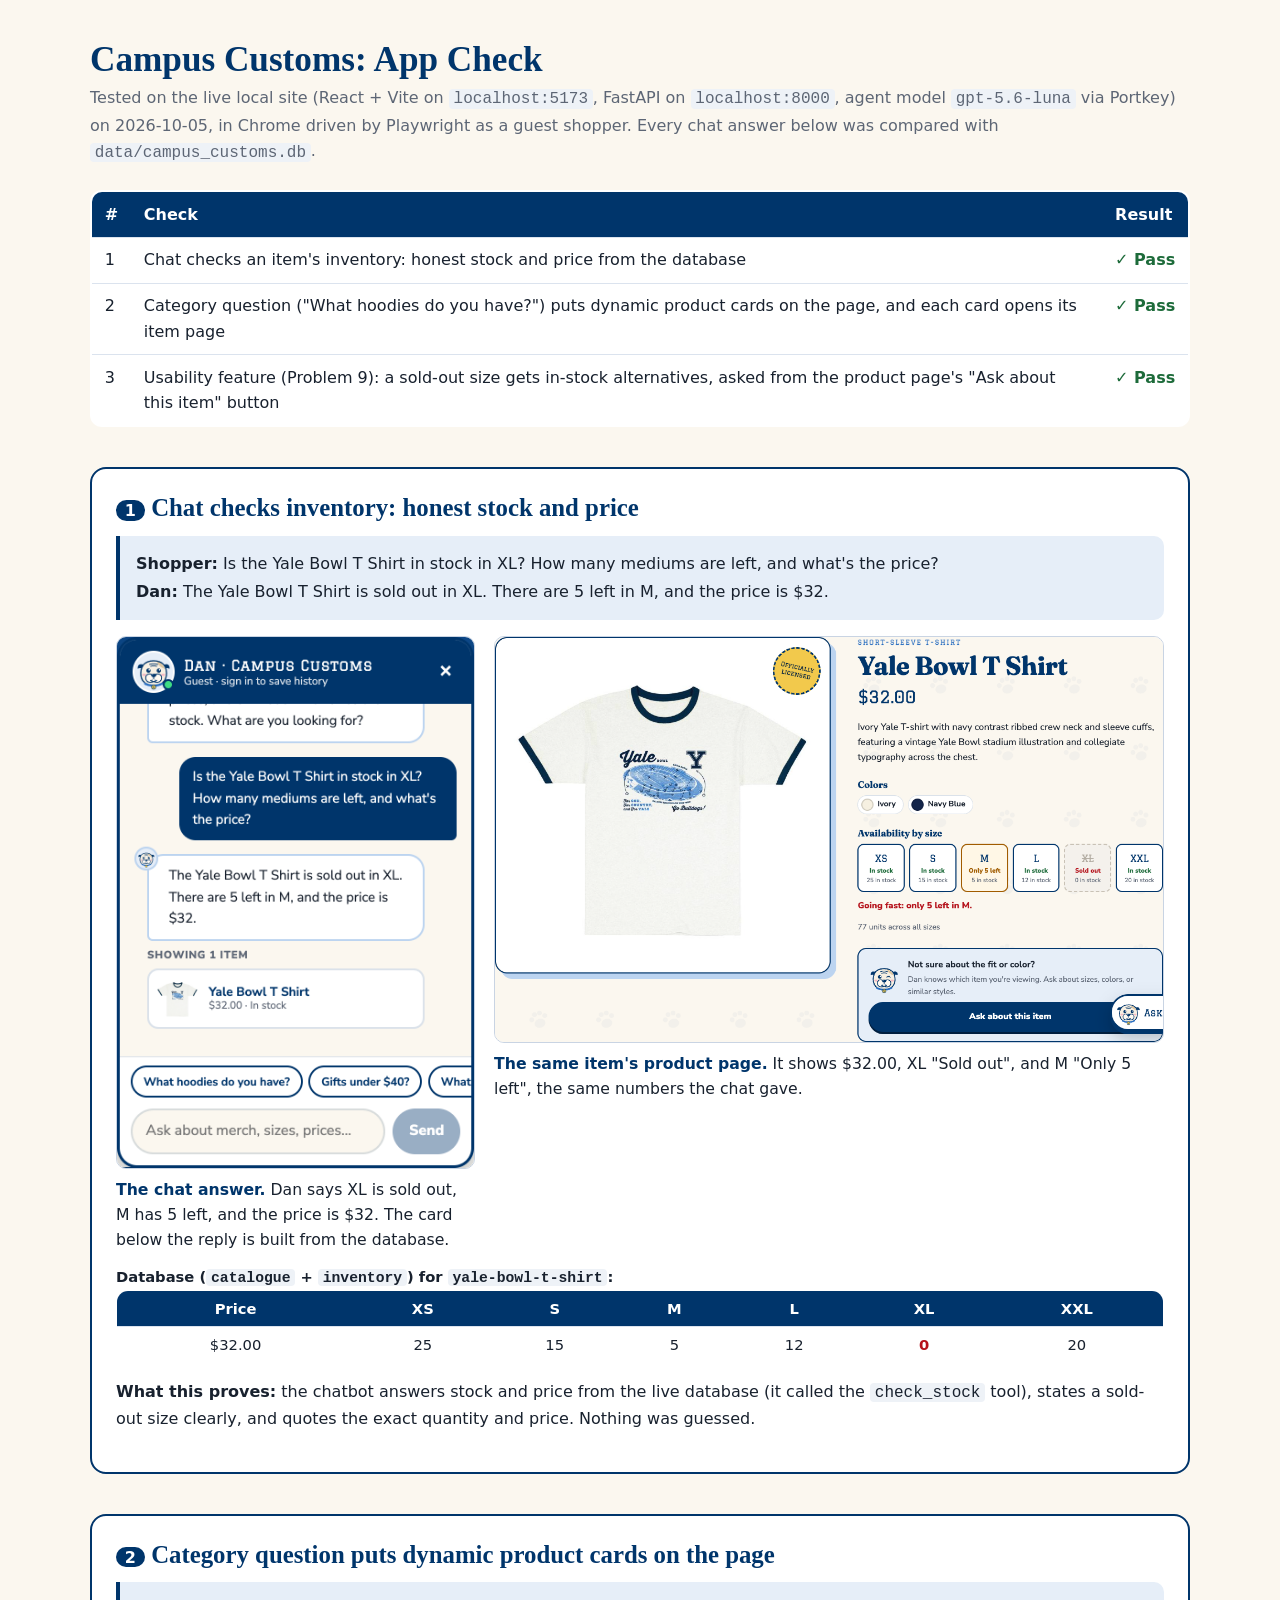
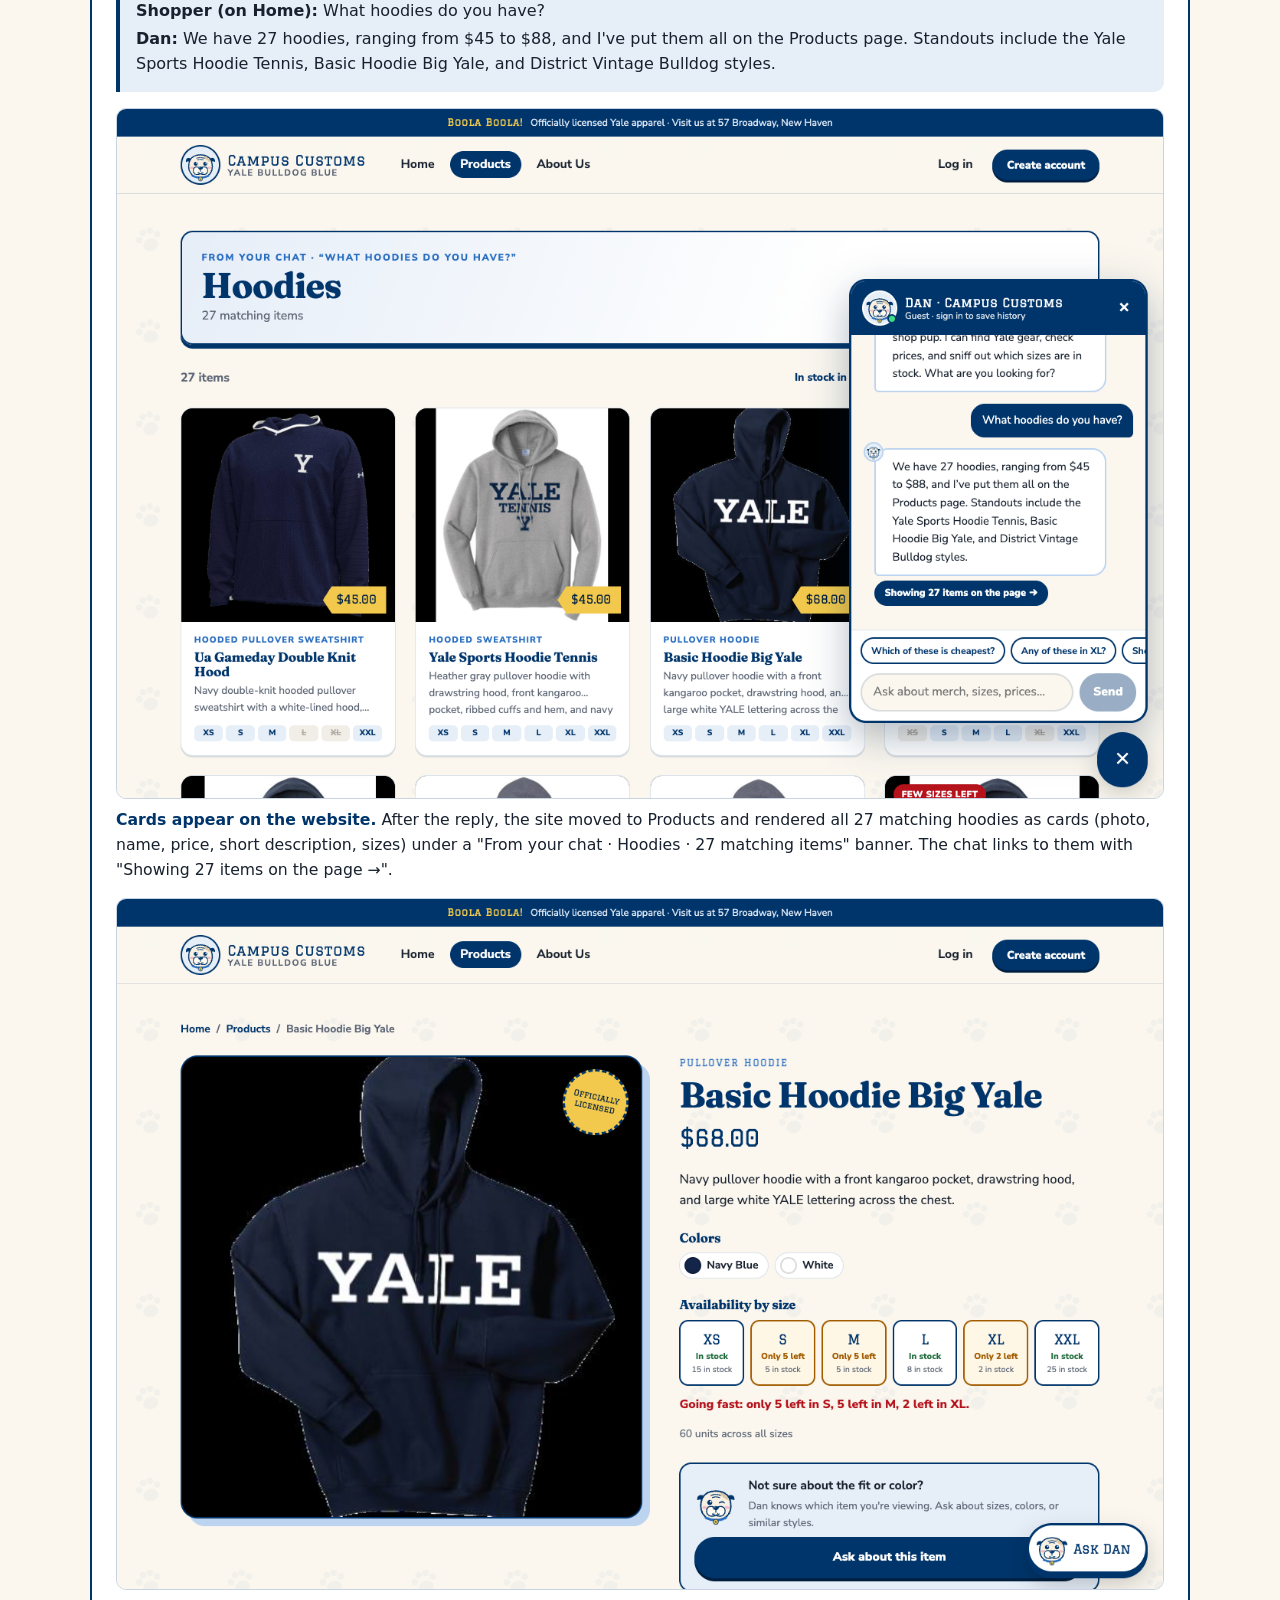
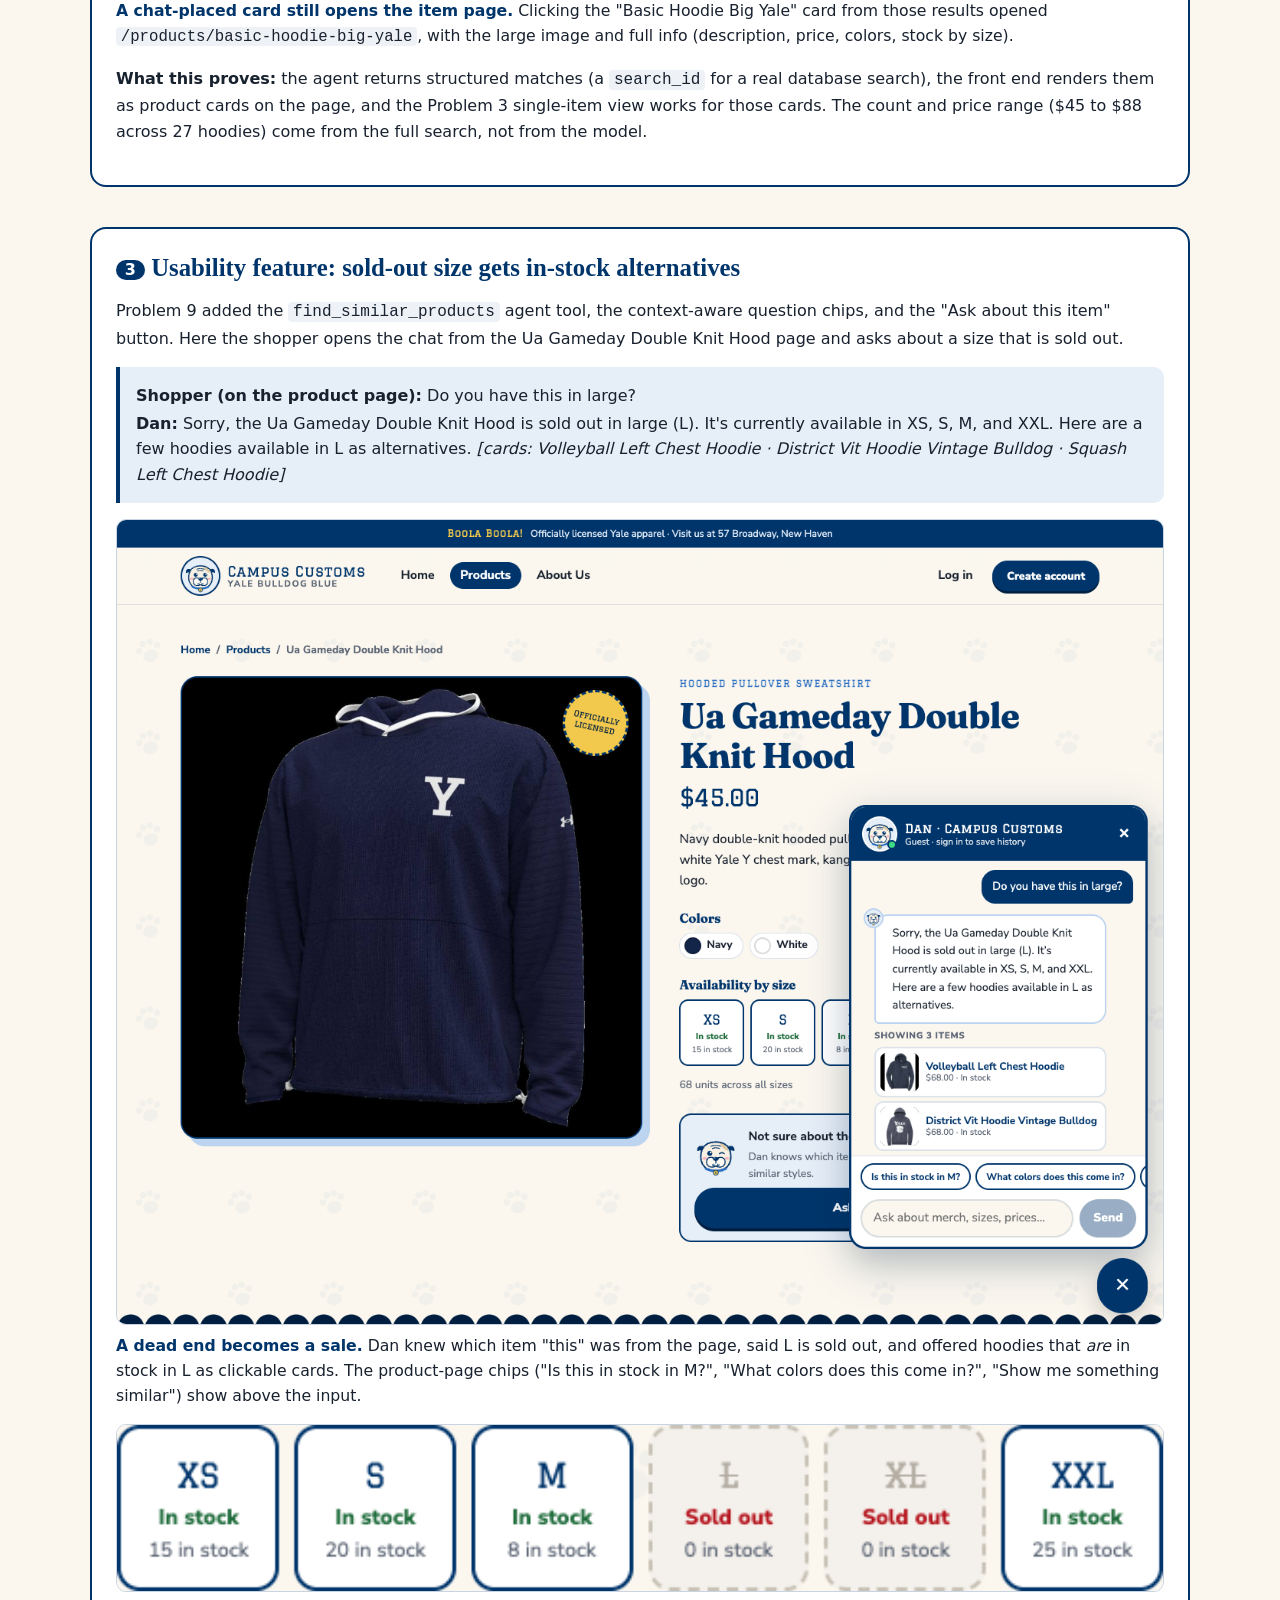
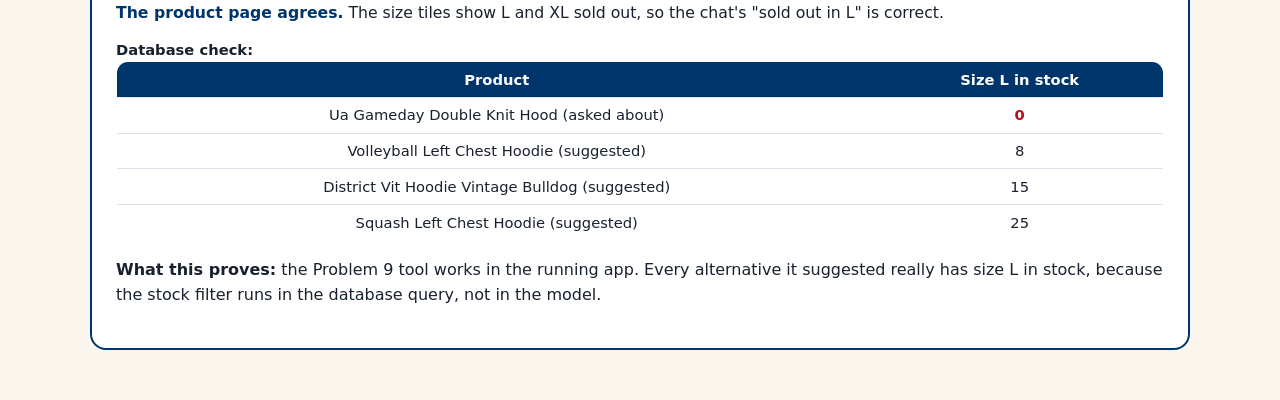
<file: hw4/output/app_check.html>
<!doctype html>
<html lang="en">
<head>
<meta charset="UTF-8" />
<meta name="viewport" content="width=device-width, initial-scale=1.0" />
<title>Campus Customs: App Check (HW 4)</title>
<style>
  :root { --navy: #00356b; --sky: #e6eef8; --ivory: #fbf7ef; --ink: #18212e; --muted: #5d6675; --ok: #1d6b3a; }
  * { box-sizing: border-box; }
  body { margin: 0; background: var(--ivory); color: var(--ink); font: 16px/1.6 -apple-system, "Segoe UI", system-ui, sans-serif; }
  main { width: min(1100px, 100% - 2.5rem); margin: 0 auto; padding: 2.5rem 0 4rem; }
  h1 { margin: 0 0 .3rem; color: var(--navy); font: 800 2.2rem/1.15 Georgia, serif; }
  h2 { margin: 0 0 .6rem; color: var(--navy); font: 700 1.55rem/1.2 Georgia, serif; }
  .meta { color: var(--muted); margin: 0 0 1.5rem; }
  table { width: 100%; border-collapse: collapse; background: #fff; border: 2px solid var(--navy); border-radius: 12px; overflow: hidden; }
  th, td { padding: .6rem .8rem; border-bottom: 1px solid #dbe3ee; text-align: left; vertical-align: top; }
  th { background: var(--navy); color: #fff; }
  .pass { color: var(--ok); font-weight: 800; white-space: nowrap; }
  section { margin-top: 2.5rem; padding: 1.5rem; background: #fff; border: 2px solid var(--navy); border-radius: 16px; }
  .num { display: inline-block; margin-right: .4rem; padding: .05rem .55rem; border-radius: 999px; background: var(--navy); color: #fff; font: 700 1rem system-ui; vertical-align: middle; }
  figure { margin: 1rem 0 0; }
  figure img { display: block; width: 100%; border: 1px solid #c9d4e3; border-radius: 10px; }
  figcaption { margin-top: .5rem; font-size: .98rem; }
  figcaption strong { color: var(--navy); }
  .pair { display: grid; grid-template-columns: 0.75fr 1.4fr; gap: 1.2rem; align-items: start; }
  .chat { margin: .8rem 0 0; padding: .8rem 1rem; border-left: 4px solid var(--navy); background: var(--sky); border-radius: 0 10px 10px 0; }
  .chat p { margin: .15rem 0; }
  .db { margin-top: .8rem; font-size: .92rem; }
  .db table { border-width: 1px; }
  .db td, .db th { padding: .35rem .6rem; text-align: center; }
  .zero { color: #b5121b; font-weight: 800; }
  code { background: #eef2f7; padding: .05rem .3rem; border-radius: 4px; }
  @media (max-width: 800px) { .pair { grid-template-columns: 1fr; } }
</style>
</head>
<body>
<main>
  <h1>Campus Customs: App Check</h1>
  <p class="meta">
    Tested on the live local site (React + Vite on <code>localhost:5173</code>, FastAPI on <code>localhost:8000</code>,
    agent model <code>gpt-5.6-luna</code> via Portkey) on 2026-10-05, in Chrome driven by Playwright as a guest shopper.
    Every chat answer below was compared with <code>data/campus_customs.db</code>.
  </p>

  <table>
    <tr><th>#</th><th>Check</th><th>Result</th></tr>
    <tr><td>1</td><td>Chat checks an item's inventory: honest stock and price from the database</td><td class="pass">✓ Pass</td></tr>
    <tr><td>2</td><td>Category question ("What hoodies do you have?") puts dynamic product cards on the page, and each card opens its item page</td><td class="pass">✓ Pass</td></tr>
    <tr><td>3</td><td>Usability feature (Problem 9): a sold-out size gets in-stock alternatives, asked from the product page's "Ask about this item" button</td><td class="pass">✓ Pass</td></tr>
  </table>

  <!-- ======================= CHECK 1 ======================= -->
  <section id="inventory">
    <h2><span class="num">1</span>Chat checks inventory: honest stock and price</h2>
    <div class="chat">
      <p><strong>Shopper:</strong> Is the Yale Bowl T Shirt in stock in XL? How many mediums are left, and what's the price?</p>
      <p><strong>Dan:</strong> The Yale Bowl T Shirt is sold out in XL. There are 5 left in M, and the price is $32.</p>
    </div>
    <div class="pair">
      <figure>
        <img src="app_check_images/inventory_chat.png" alt="Chat answering a stock and price question about the Yale Bowl T Shirt" />
        <figcaption><strong>The chat answer.</strong> Dan says XL is sold out, M has 5 left, and the price is $32. The card below the reply is built from the database.</figcaption>
      </figure>
      <figure>
        <img src="app_check_images/inventory_product_page.png" alt="Yale Bowl T Shirt product page showing price and stock by size" />
        <figcaption><strong>The same item's product page.</strong> It shows $32.00, XL "Sold out", and M "Only 5 left", the same numbers the chat gave.</figcaption>
      </figure>
    </div>
    <div class="db">
      <strong>Database (<code>catalogue</code> + <code>inventory</code>) for <code>yale-bowl-t-shirt</code>:</strong>
      <table>
        <tr><th>Price</th><th>XS</th><th>S</th><th>M</th><th>L</th><th>XL</th><th>XXL</th></tr>
        <tr><td>$32.00</td><td>25</td><td>15</td><td>5</td><td>12</td><td class="zero">0</td><td>20</td></tr>
      </table>
    </div>
    <p><strong>What this proves:</strong> the chatbot answers stock and price from the live database (it called the
      <code>check_stock</code> tool), states a sold-out size clearly, and quotes the exact quantity and price. Nothing was guessed.</p>
  </section>

  <!-- ======================= CHECK 2 ======================= -->
  <section id="search">
    <h2><span class="num">2</span>Category question puts dynamic product cards on the page</h2>
    <div class="chat">
      <p><strong>Shopper (on Home):</strong> What hoodies do you have?</p>
      <p><strong>Dan:</strong> We have 27 hoodies, ranging from $45 to $88, and I've put them all on the Products page. Standouts include the Yale Sports Hoodie Tennis, Basic Hoodie Big Yale, and District Vintage Bulldog styles.</p>
    </div>
    <figure>
      <img src="app_check_images/search_hoodies.png" alt="Products page showing 27 hoodie cards from the chat search, with the chat open" />
      <figcaption><strong>Cards appear on the website.</strong> After the reply, the site moved to Products and rendered all
        27 matching hoodies as cards (photo, name, price, short description, sizes) under a "From your chat · Hoodies ·
        27 matching items" banner. The chat links to them with "Showing 27 items on the page →".</figcaption>
    </figure>
    <figure>
      <img src="app_check_images/search_card_opens_item.png" alt="Basic Hoodie Big Yale item page opened by clicking a chat-generated card" />
      <figcaption><strong>A chat-placed card still opens the item page.</strong> Clicking the "Basic Hoodie Big Yale" card from those
        results opened <code>/products/basic-hoodie-big-yale</code>, with the large image and full info (description, price, colors, stock by size).</figcaption>
    </figure>
    <p><strong>What this proves:</strong> the agent returns structured matches (a <code>search_id</code> for a real database search),
      the front end renders them as product cards on the page, and the Problem 3 single-item view works for those cards.
      The count and price range ($45 to $88 across 27 hoodies) come from the full search, not from the model.</p>
  </section>

  <!-- ======================= CHECK 3 ======================= -->
  <section id="usability">
    <h2><span class="num">3</span>Usability feature: sold-out size gets in-stock alternatives</h2>
    <p>Problem 9 added the <code>find_similar_products</code> agent tool, the context-aware question chips, and the
      "Ask about this item" button. Here the shopper opens the chat from the Ua Gameday Double Knit Hood page and asks
      about a size that is sold out.</p>
    <div class="chat">
      <p><strong>Shopper (on the product page):</strong> Do you have this in large?</p>
      <p><strong>Dan:</strong> Sorry, the Ua Gameday Double Knit Hood is sold out in large (L). It's currently available in XS, S, M, and XXL. Here are a few hoodies available in L as alternatives.
        <em>[cards: Volleyball Left Chest Hoodie · District Vit Hoodie Vintage Bulldog · Squash Left Chest Hoodie]</em></p>
    </div>
    <figure>
      <img src="app_check_images/usability_similar_in_stock.png" alt="Chat on the Ua Gameday hood page offering in-stock alternatives in size L" />
      <figcaption><strong>A dead end becomes a sale.</strong> Dan knew which item "this" was from the page, said L is sold out,
        and offered hoodies that <em>are</em> in stock in L as clickable cards. The product-page chips ("Is this in stock in M?",
        "What colors does this come in?", "Show me something similar") show above the input.</figcaption>
    </figure>
    <figure>
      <img src="app_check_images/usability_size_tiles.png" alt="Size tiles for the Ua Gameday hood showing L and XL sold out" />
      <figcaption><strong>The product page agrees.</strong> The size tiles show L and XL sold out, so the chat's "sold out in L" is correct.</figcaption>
    </figure>
    <div class="db">
      <strong>Database check:</strong>
      <table>
        <tr><th>Product</th><th>Size L in stock</th></tr>
        <tr><td>Ua Gameday Double Knit Hood (asked about)</td><td class="zero">0</td></tr>
        <tr><td>Volleyball Left Chest Hoodie (suggested)</td><td>8</td></tr>
        <tr><td>District Vit Hoodie Vintage Bulldog (suggested)</td><td>15</td></tr>
        <tr><td>Squash Left Chest Hoodie (suggested)</td><td>25</td></tr>
      </table>
    </div>
    <p><strong>What this proves:</strong> the Problem 9 tool works in the running app. Every alternative it suggested really has
      size L in stock, because the stock filter runs in the database query, not in the model.</p>
  </section>
</main>
</body>
</html>
</file>
